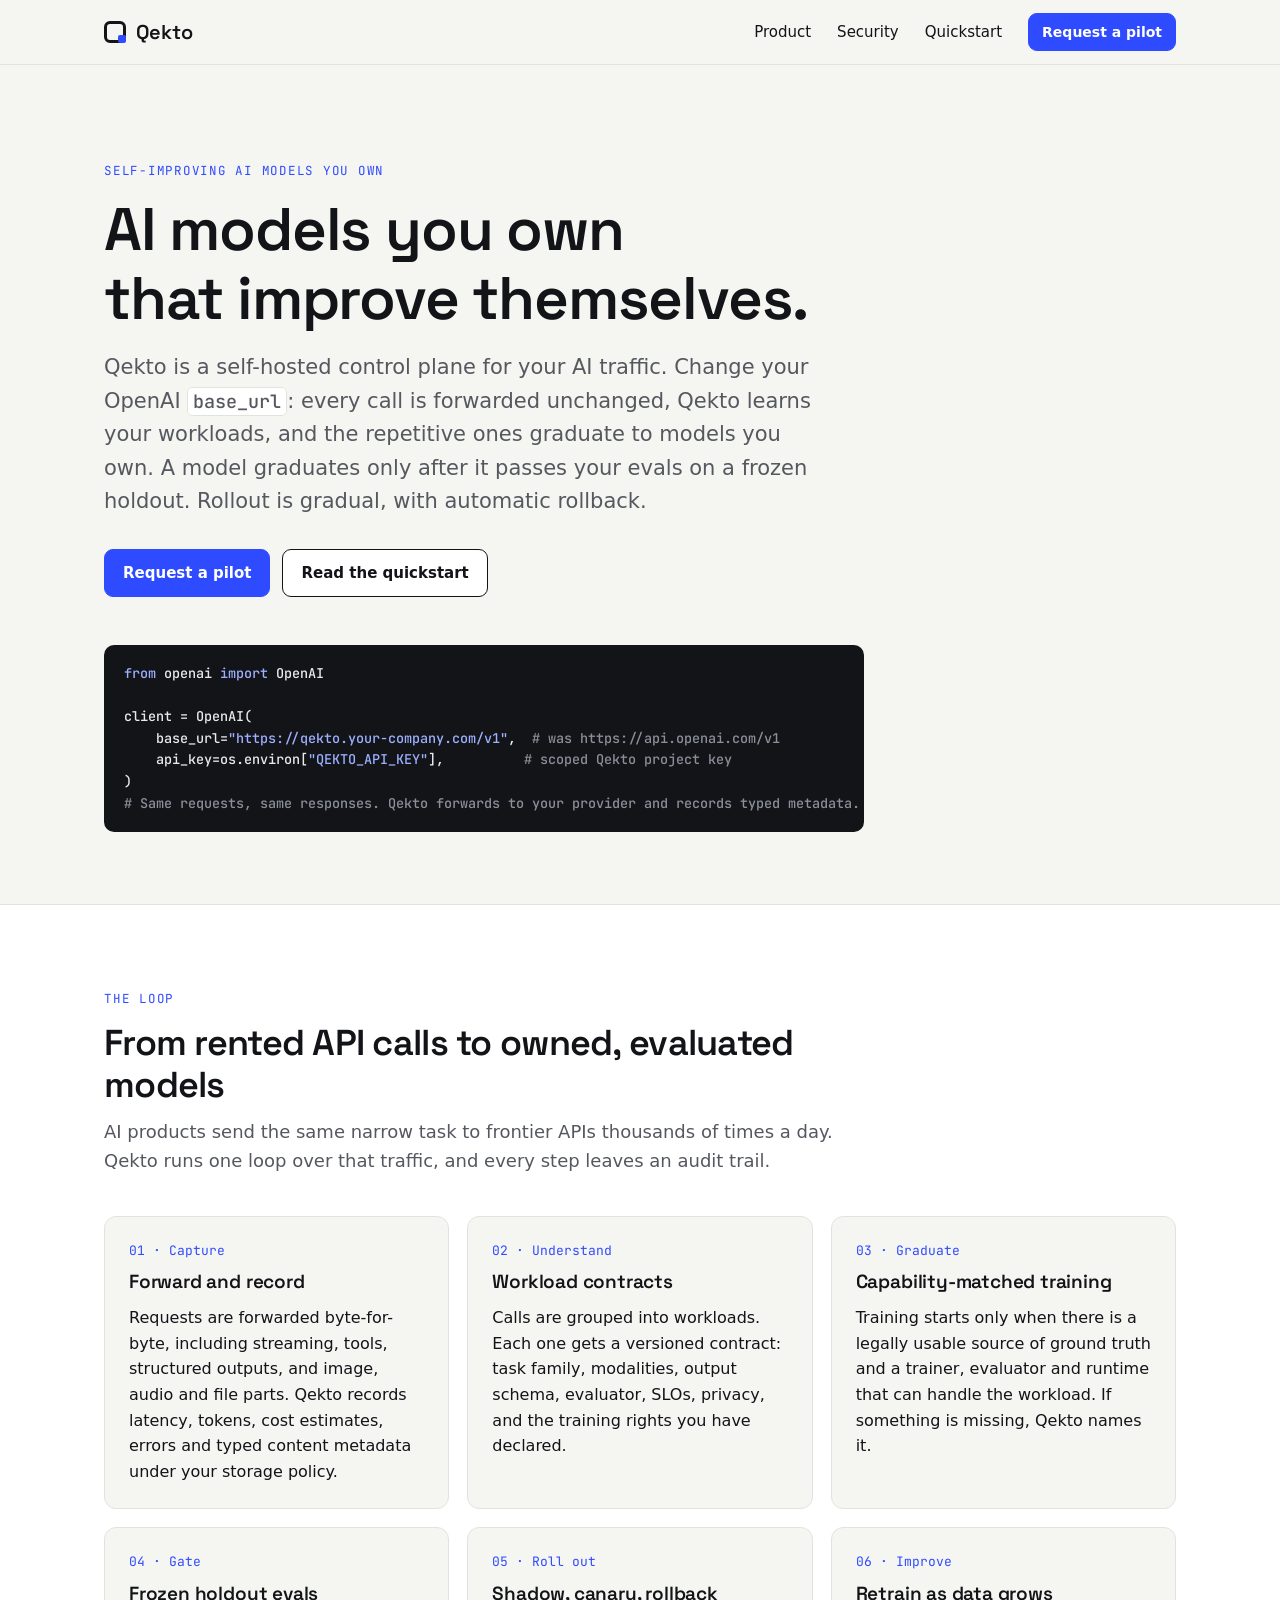
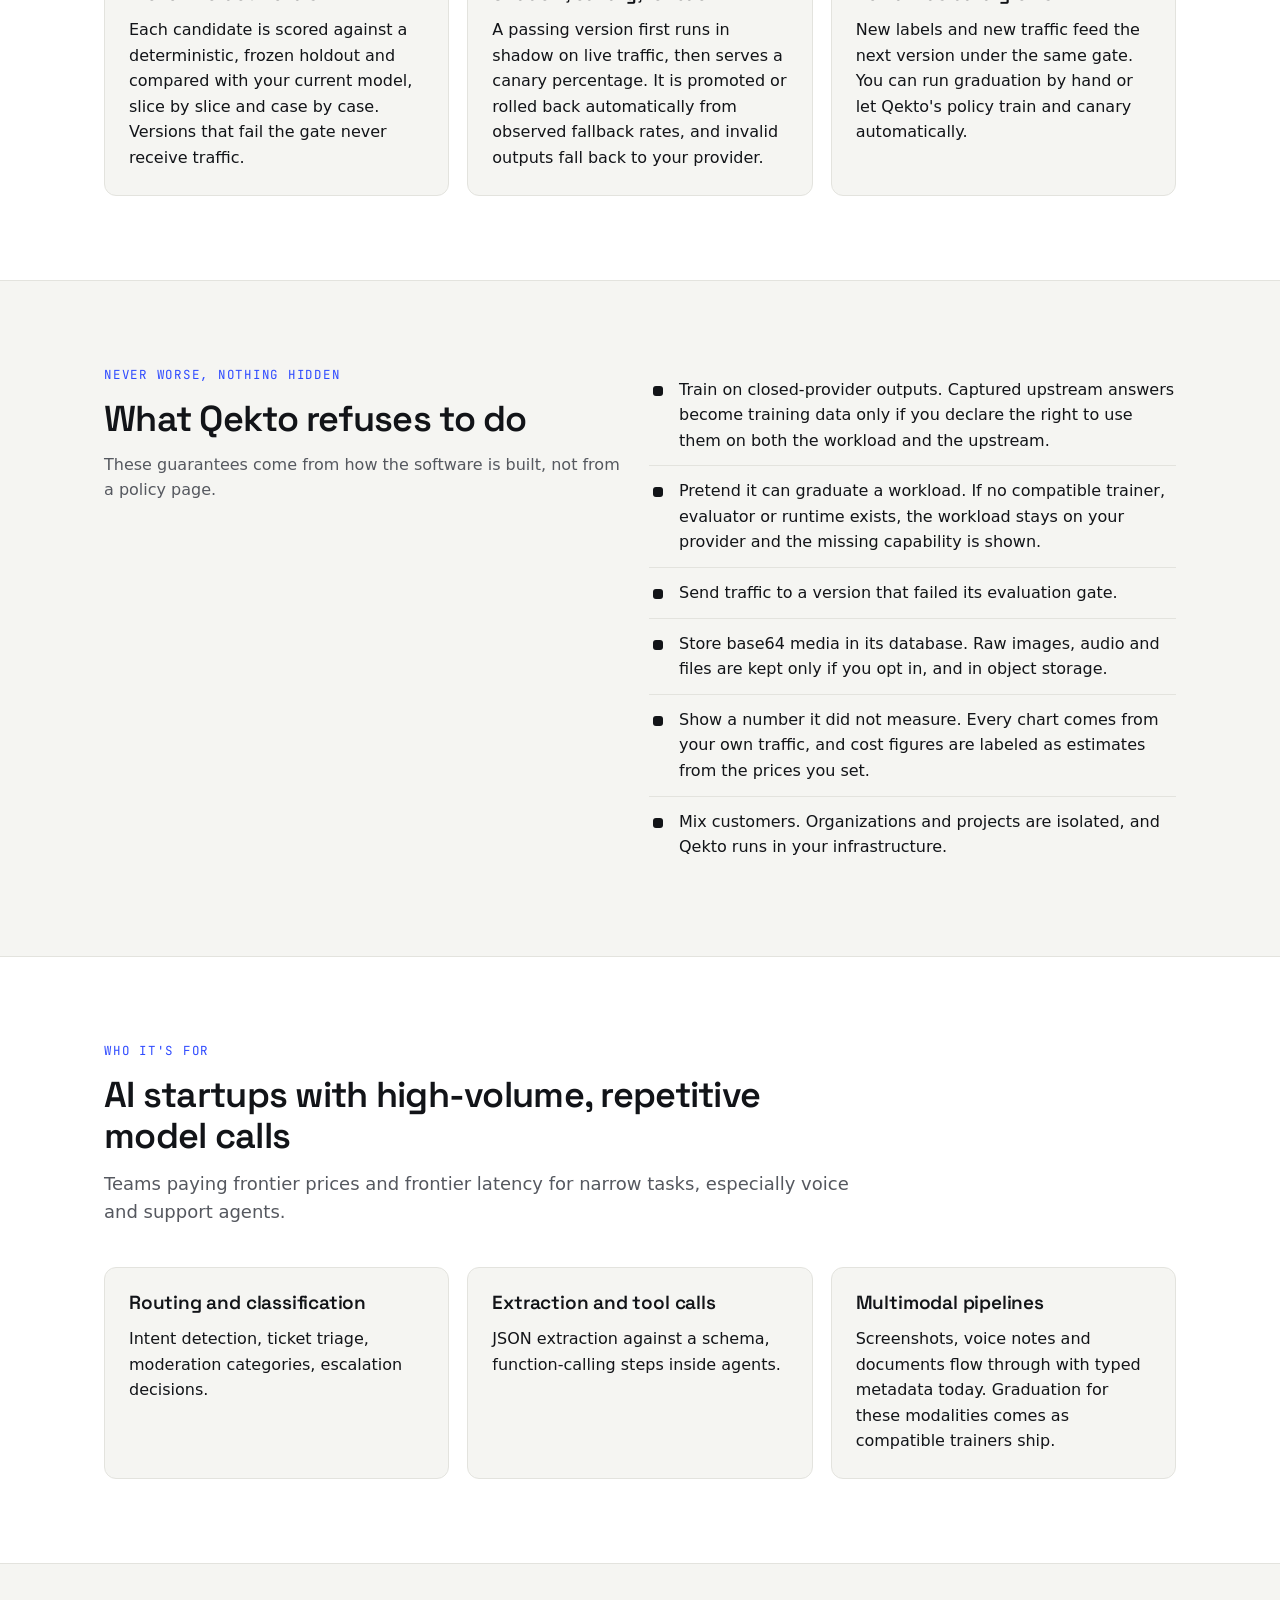
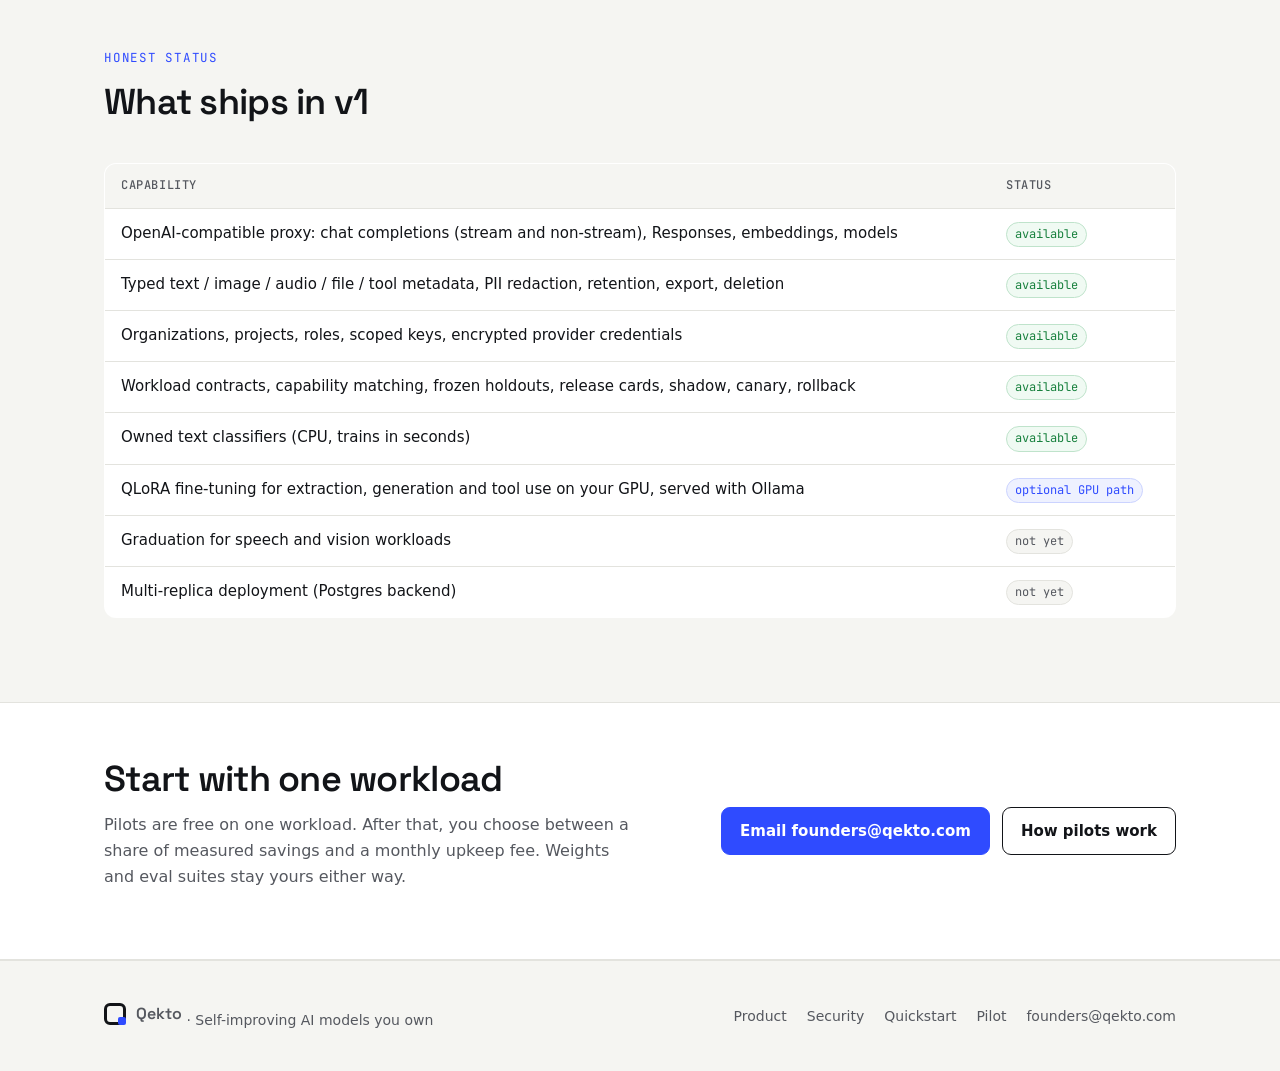
<file: index.html>
<!DOCTYPE html>
<html lang="en">
<head>
  <meta charset="utf-8">
  <meta name="viewport" content="width=device-width, initial-scale=1">
  <title>Qekto | AI models you own that improve themselves</title>
  <meta name="description" content="Qekto is a self-hosted control plane for your AI traffic. Change your OpenAI base_url; Qekto forwards every call unchanged, learns your workloads, and graduates repetitive ones to evaluated models you own.">
  <link rel="canonical" href="https://qekto.com/">
  <meta property="og:title" content="Qekto | AI models you own that improve themselves">
  <meta property="og:description" content="Self-hosted AI traffic control plane: capture, evaluate, and graduate repetitive workloads to models you own, with gates, canaries and rollback.">
  <meta property="og:url" content="https://qekto.com/">
  <meta property="og:type" content="website">
  <meta property="og:image" content="https://qekto.com/assets/favicon-512.png">
  <link rel="icon" href="/assets/favicon.svg" type="image/svg+xml">
  <link rel="icon" href="/assets/favicon-48.png" type="image/png" sizes="48x48">
  <link rel="apple-touch-icon" href="/assets/favicon-192.png">
  <link rel="preconnect" href="https://fonts.googleapis.com">
  <link rel="preconnect" href="https://fonts.gstatic.com" crossorigin>
  <link href="https://fonts.googleapis.com/css2?family=JetBrains+Mono:wght@500&family=Space+Grotesk:wght@600&display=swap" rel="stylesheet">
  <link rel="stylesheet" href="/styles.css">
  <script type="application/ld+json">{"@context":"https://schema.org","@type":"Organization","name":"Qekto","url":"https://qekto.com","logo":"https://qekto.com/assets/favicon-512.png","email":"founders@qekto.com"}</script>
</head>
<body>
<a class="skip" href="#main">Skip to content</a>
<header class="site-header">
  <div class="wrap">
    <a class="brand" href="/" aria-label="Qekto home"><span class="logo" aria-hidden="true"></span>Qekto</a>
    <nav class="nav" aria-label="Primary">
      <a href="/product" class="hide-sm">Product</a>
      <a href="/security" class="hide-sm">Security</a>
      <a href="/docs" class="hide-sm">Quickstart</a>
      <a class="btn sm primary" href="/pilot">Request a pilot</a>
    </nav>
  </div>
</header>

<main id="main">
  <section class="hero">
    <div class="wrap">
      <div class="eyebrow">Self-improving AI models you own</div>
      <h1>AI models you own<br>that improve themselves.</h1>
      <p class="lede">Qekto is a self-hosted control plane for your AI traffic. Change your OpenAI <code>base_url</code>:
        every call is forwarded unchanged, Qekto learns your workloads, and the repetitive ones graduate to models you own.
        A model graduates only after it passes your evals on a frozen holdout. Rollout is gradual, with automatic rollback.</p>
      <div class="cta-row">
        <a class="btn primary" href="/pilot">Request a pilot</a>
        <a class="btn" href="/docs">Read the quickstart</a>
      </div>
      <div class="snippet">
<pre><code><span class="k">from</span> openai <span class="k">import</span> OpenAI

client = OpenAI(
    base_url=<span class="k">"https://qekto.your-company.com/v1"</span>,  <span class="c"># was https://api.openai.com/v1</span>
    api_key=os.environ[<span class="k">"QEKTO_API_KEY"</span>],          <span class="c"># scoped Qekto project key</span>
)
<span class="c"># Same requests, same responses. Qekto forwards to your provider and records typed metadata.</span></code></pre>
      </div>
    </div>
  </section>

  <section class="alt">
    <div class="wrap">
      <div class="section-head">
        <div class="eyebrow">The loop</div>
        <h2>From rented API calls to owned, evaluated models</h2>
        <p>AI products send the same narrow task to frontier APIs thousands of times a day. Qekto runs one loop over that traffic, and every step leaves an audit trail.</p>
      </div>
      <div class="grid g3">
        <div class="card"><span class="step-n">01 · Capture</span><h3>Forward and record</h3><p>Requests are forwarded byte-for-byte, including streaming, tools, structured outputs, and image, audio and file parts. Qekto records latency, tokens, cost estimates, errors and typed content metadata under your storage policy.</p></div>
        <div class="card"><span class="step-n">02 · Understand</span><h3>Workload contracts</h3><p>Calls are grouped into workloads. Each one gets a versioned contract: task family, modalities, output schema, evaluator, SLOs, privacy, and the training rights you have declared.</p></div>
        <div class="card"><span class="step-n">03 · Graduate</span><h3>Capability-matched training</h3><p>Training starts only when there is a legally usable source of ground truth and a trainer, evaluator and runtime that can handle the workload. If something is missing, Qekto names it.</p></div>
        <div class="card"><span class="step-n">04 · Gate</span><h3>Frozen holdout evals</h3><p>Each candidate is scored against a deterministic, frozen holdout and compared with your current model, slice by slice and case by case. Versions that fail the gate never receive traffic.</p></div>
        <div class="card"><span class="step-n">05 · Roll out</span><h3>Shadow, canary, rollback</h3><p>A passing version first runs in shadow on live traffic, then serves a canary percentage. It is promoted or rolled back automatically from observed fallback rates, and invalid outputs fall back to your provider.</p></div>
        <div class="card"><span class="step-n">06 · Improve</span><h3>Retrain as data grows</h3><p>New labels and new traffic feed the next version under the same gate. You can run graduation by hand or let Qekto's policy train and canary automatically.</p></div>
      </div>
    </div>
  </section>

  <section>
    <div class="wrap grid g2 start">
      <div>
        <div class="eyebrow">Never worse, nothing hidden</div>
        <h2>What Qekto refuses to do</h2>
        <p class="muted">These guarantees come from how the software is built, not from a policy page.</p>
      </div>
      <ul class="list no">
        <li>Train on closed-provider outputs. Captured upstream answers become training data only if you declare the right to use them on both the workload and the upstream.</li>
        <li>Pretend it can graduate a workload. If no compatible trainer, evaluator or runtime exists, the workload stays on your provider and the missing capability is shown.</li>
        <li>Send traffic to a version that failed its evaluation gate.</li>
        <li>Store base64 media in its database. Raw images, audio and files are kept only if you opt in, and in object storage.</li>
        <li>Show a number it did not measure. Every chart comes from your own traffic, and cost figures are labeled as estimates from the prices you set.</li>
        <li>Mix customers. Organizations and projects are isolated, and Qekto runs in your infrastructure.</li>
      </ul>
    </div>
  </section>

  <section class="alt">
    <div class="wrap">
      <div class="section-head">
        <div class="eyebrow">Who it's for</div>
        <h2>AI startups with high-volume, repetitive model calls</h2>
        <p>Teams paying frontier prices and frontier latency for narrow tasks, especially voice and support agents.</p>
      </div>
      <div class="grid g3">
        <div class="card"><h3>Routing and classification</h3><p>Intent detection, ticket triage, moderation categories, escalation decisions.</p></div>
        <div class="card"><h3>Extraction and tool calls</h3><p>JSON extraction against a schema, function-calling steps inside agents.</p></div>
        <div class="card"><h3>Multimodal pipelines</h3><p>Screenshots, voice notes and documents flow through with typed metadata today. Graduation for these modalities comes as compatible trainers ship.</p></div>
      </div>
    </div>
  </section>

  <section>
    <div class="wrap">
      <div class="section-head">
        <div class="eyebrow">Honest status</div>
        <h2>What ships in v1</h2>
      </div>
      <table>
        <thead><tr><th>Capability</th><th>Status</th></tr></thead>
        <tbody>
          <tr><td>OpenAI-compatible proxy: chat completions (stream and non-stream), Responses, embeddings, models</td><td><span class="tag ok">available</span></td></tr>
          <tr><td>Typed text / image / audio / file / tool metadata, PII redaction, retention, export, deletion</td><td><span class="tag ok">available</span></td></tr>
          <tr><td>Organizations, projects, roles, scoped keys, encrypted provider credentials</td><td><span class="tag ok">available</span></td></tr>
          <tr><td>Workload contracts, capability matching, frozen holdouts, release cards, shadow, canary, rollback</td><td><span class="tag ok">available</span></td></tr>
          <tr><td>Owned text classifiers (CPU, trains in seconds)</td><td><span class="tag ok">available</span></td></tr>
          <tr><td>QLoRA fine-tuning for extraction, generation and tool use on your GPU, served with Ollama</td><td><span class="tag accent">optional GPU path</span></td></tr>
          <tr><td>Graduation for speech and vision workloads</td><td><span class="tag no">not yet</span></td></tr>
          <tr><td>Multi-replica deployment (Postgres backend)</td><td><span class="tag no">not yet</span></td></tr>
        </tbody>
      </table>
    </div>
  </section>

  <section class="alt tight">
    <div class="wrap grid g2 center">
      <div>
        <h2>Start with one workload</h2>
        <p class="muted">Pilots are free on one workload. After that, you choose between a share of measured savings and a monthly upkeep fee. Weights and eval suites stay yours either way.</p>
      </div>
      <div class="cta-row end">
        <a class="btn primary" href="mailto:founders@qekto.com?subject=Qekto%20pilot">Email founders@qekto.com</a>
        <a class="btn" href="/pilot">How pilots work</a>
      </div>
    </div>
  </section>
</main>

<footer class="site-footer">
  <div class="wrap">
    <div><a class="brand small" href="/"><span class="logo" aria-hidden="true"></span>Qekto</a> <span>· Self-improving AI models you own</span></div>
    <nav aria-label="Footer">
      <a href="/product">Product</a><a href="/security">Security</a><a href="/docs">Quickstart</a><a href="/pilot">Pilot</a>
      <a href="mailto:founders@qekto.com">founders@qekto.com</a>
    </nav>
  </div>
</footer>
</body>
</html>
</file>
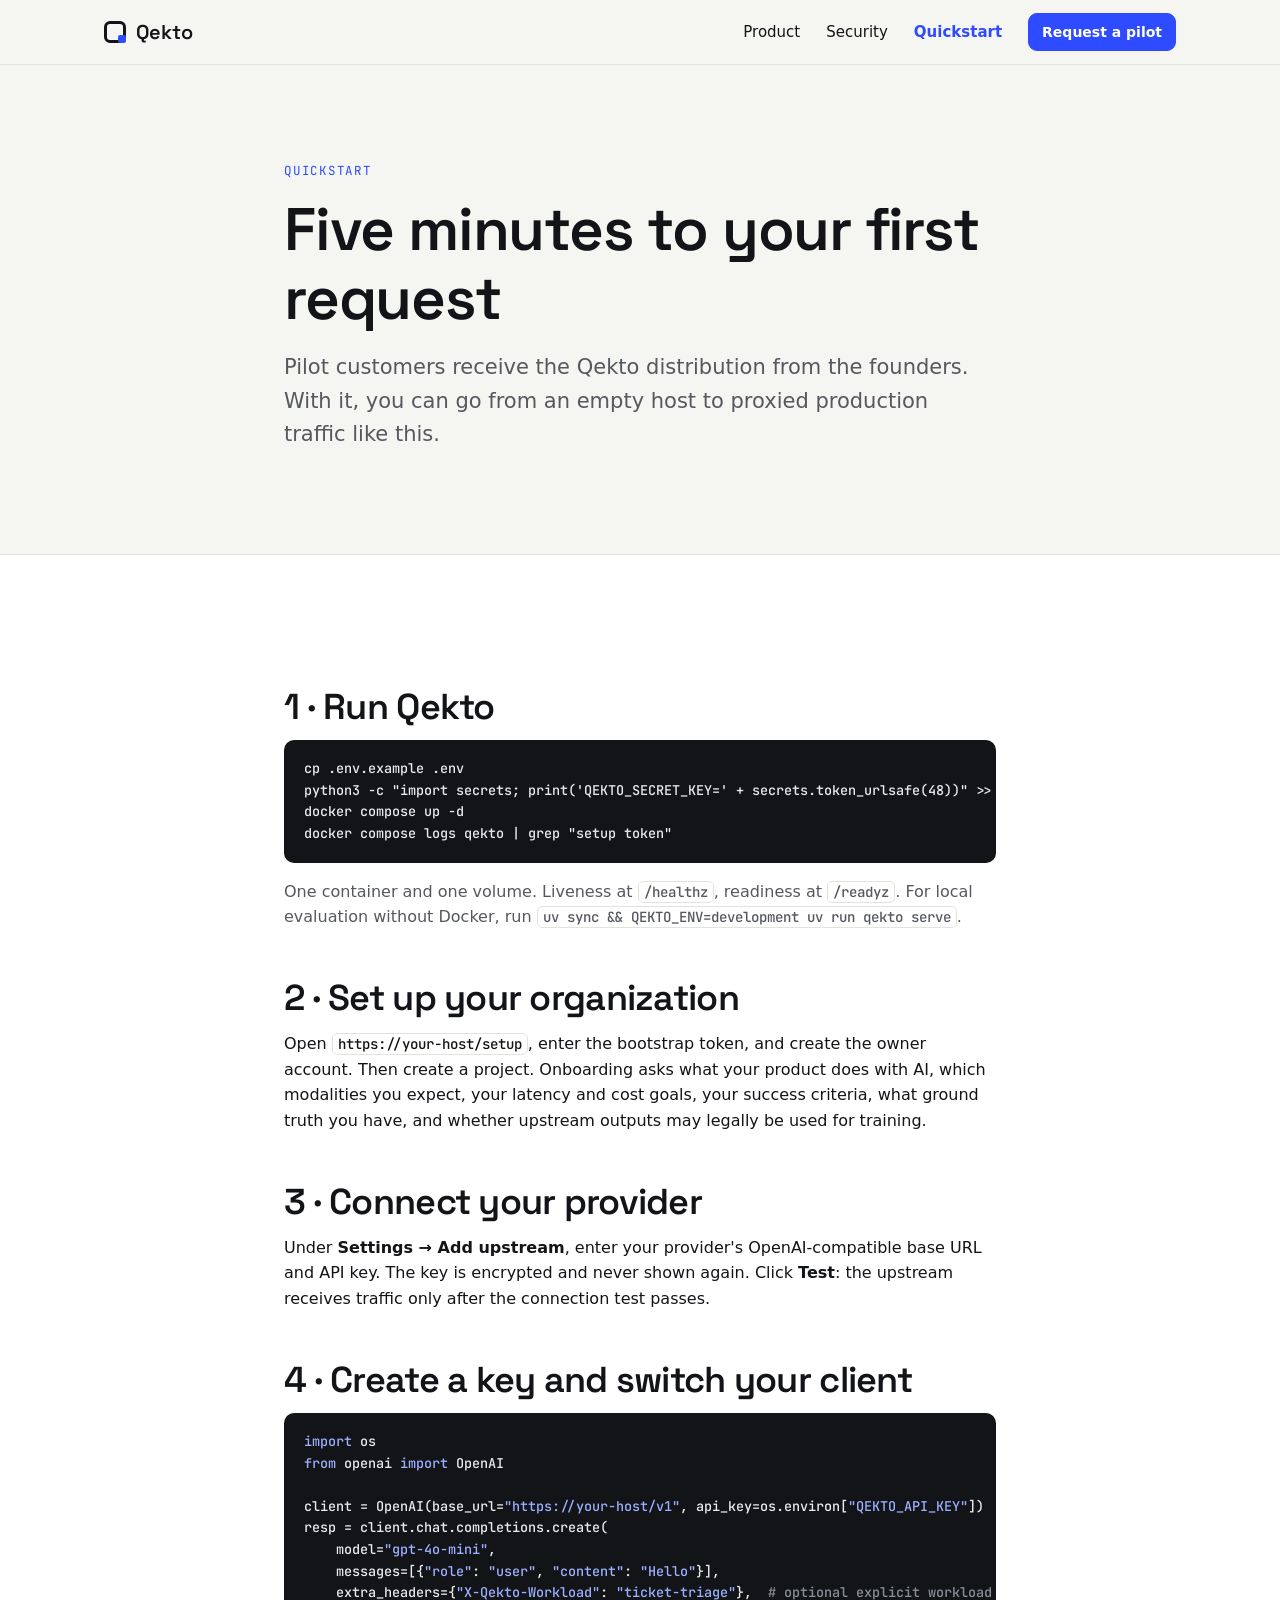
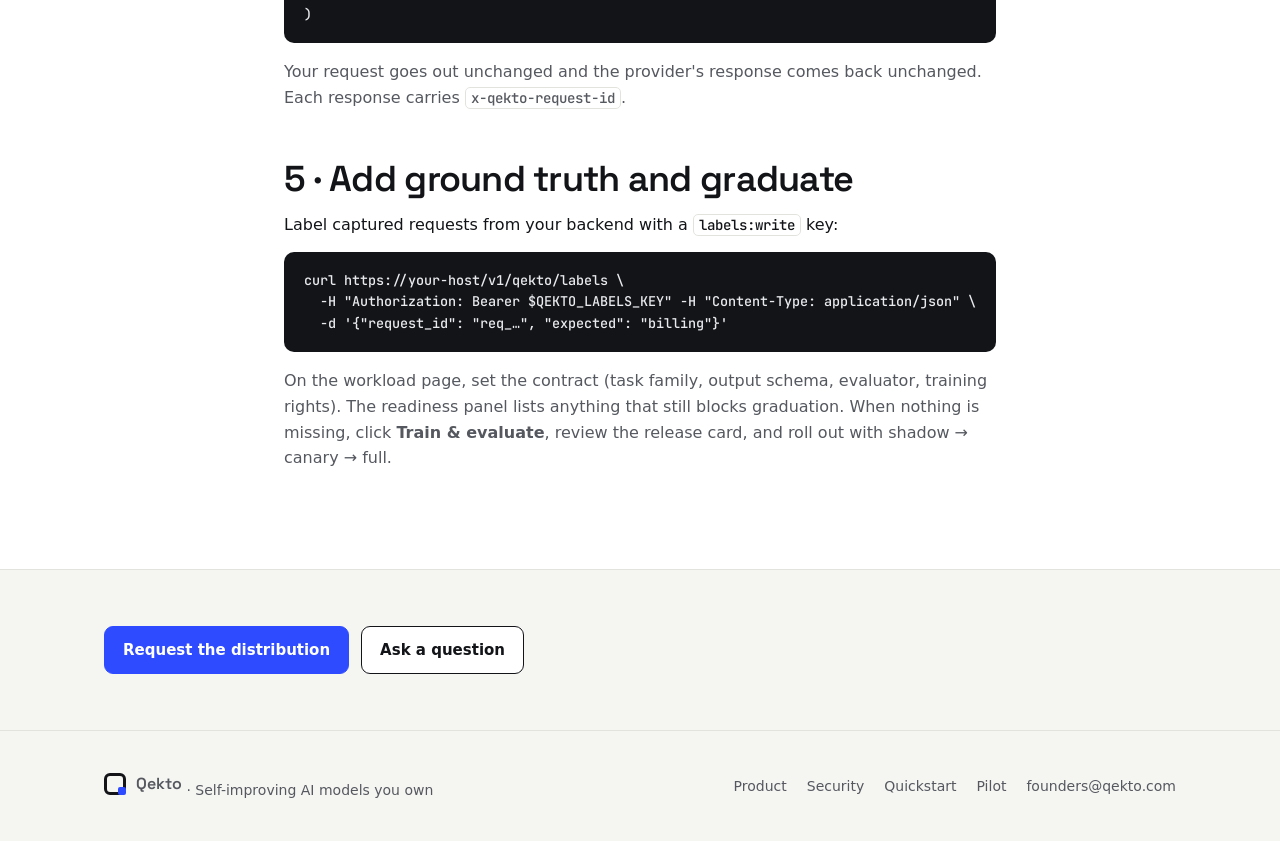
<file: docs.html>
<!DOCTYPE html>
<html lang="en">
<head>
  <meta charset="utf-8">
  <meta name="viewport" content="width=device-width, initial-scale=1">
  <title>Quickstart | Qekto</title>
  <meta name="description" content="Install Qekto with Docker Compose, connect your model provider, create a scoped key and route your first request in about five minutes.">
  <link rel="canonical" href="https://qekto.com/docs">
  <meta property="og:title" content="Quickstart | Qekto">
  <meta property="og:description" content="From docker compose up to your first proxied request.">
  <meta property="og:url" content="https://qekto.com/docs">
  <meta property="og:type" content="website">
  <link rel="icon" href="/assets/favicon.svg" type="image/svg+xml">
  <link rel="icon" href="/assets/favicon-48.png" type="image/png" sizes="48x48">
  <link rel="apple-touch-icon" href="/assets/favicon-192.png">
  <link rel="preconnect" href="https://fonts.googleapis.com">
  <link rel="preconnect" href="https://fonts.gstatic.com" crossorigin>
  <link href="https://fonts.googleapis.com/css2?family=JetBrains+Mono:wght@500&family=Space+Grotesk:wght@600&display=swap" rel="stylesheet">
  <link rel="stylesheet" href="/styles.css">
</head>
<body>
<a class="skip" href="#main">Skip to content</a>
<header class="site-header">
  <div class="wrap">
    <a class="brand" href="/" aria-label="Qekto home"><span class="logo" aria-hidden="true"></span>Qekto</a>
    <nav class="nav" aria-label="Primary">
      <a href="/product" class="hide-sm">Product</a>
      <a href="/security" class="hide-sm">Security</a>
      <a href="/docs" class="hide-sm" aria-current="page">Quickstart</a>
      <a class="btn sm primary" href="/pilot">Request a pilot</a>
    </nav>
  </div>
</header>

<main id="main">
  <section class="hero">
    <div class="wrap prose">
      <div class="eyebrow">Quickstart</div>
      <h1>Five minutes to your first request</h1>
      <p class="lede">Pilot customers receive the Qekto distribution from the founders. With it, you can go from an empty host to proxied production traffic like this.</p>
    </div>
  </section>

  <section class="alt">
    <div class="wrap prose">
      <h2>1 · Run Qekto</h2>
<pre><code>cp .env.example .env
python3 -c "import secrets; print('QEKTO_SECRET_KEY=' + secrets.token_urlsafe(48))" &gt;&gt; .env
docker compose up -d
docker compose logs qekto | grep "setup token"</code></pre>
      <p class="muted mt">One container and one volume. Liveness at <code>/healthz</code>, readiness at <code>/readyz</code>. For local evaluation without Docker, run <code>uv sync &amp;&amp; QEKTO_ENV=development uv run qekto serve</code>.</p>

      <h2>2 · Set up your organization</h2>
      <p>Open <code>https://your-host/setup</code>, enter the bootstrap token, and create the owner account. Then create a project. Onboarding asks what your product does with AI, which modalities you expect, your latency and cost goals, your success criteria, what ground truth you have, and whether upstream outputs may legally be used for training.</p>

      <h2>3 · Connect your provider</h2>
      <p>Under <strong>Settings → Add upstream</strong>, enter your provider's OpenAI-compatible base URL and API key. The key is encrypted and never shown again. Click <strong>Test</strong>: the upstream receives traffic only after the connection test passes.</p>

      <h2>4 · Create a key and switch your client</h2>
<pre><code><span class="k">import</span> os
<span class="k">from</span> openai <span class="k">import</span> OpenAI

client = OpenAI(base_url=<span class="k">"https://your-host/v1"</span>, api_key=os.environ[<span class="k">"QEKTO_API_KEY"</span>])
resp = client.chat.completions.create(
    model=<span class="k">"gpt-4o-mini"</span>,
    messages=[{<span class="k">"role"</span>: <span class="k">"user"</span>, <span class="k">"content"</span>: <span class="k">"Hello"</span>}],
    extra_headers={<span class="k">"X-Qekto-Workload"</span>: <span class="k">"ticket-triage"</span>},  <span class="c"># optional explicit workload name</span>
)</code></pre>
      <p class="muted mt">Your request goes out unchanged and the provider's response comes back unchanged. Each response carries <code>x-qekto-request-id</code>.</p>

      <h2>5 · Add ground truth and graduate</h2>
      <p>Label captured requests from your backend with a <code>labels:write</code> key:</p>
<pre><code>curl https://your-host/v1/qekto/labels \
  -H "Authorization: Bearer $QEKTO_LABELS_KEY" -H "Content-Type: application/json" \
  -d '{"request_id": "req_…", "expected": "billing"}'</code></pre>
      <p class="muted mt">On the workload page, set the contract (task family, output schema, evaluator, training rights). The readiness panel lists anything that still blocks graduation. When nothing is missing, click <strong>Train &amp; evaluate</strong>, review the release card, and roll out with shadow → canary → full.</p>
    </div>
  </section>

  <section class="tight">
    <div class="wrap cta-row">
      <a class="btn primary" href="/pilot">Request the distribution</a>
      <a class="btn" href="mailto:founders@qekto.com?subject=Qekto%20quickstart%20question">Ask a question</a>
    </div>
  </section>
</main>

<footer class="site-footer">
  <div class="wrap">
    <div><a class="brand small" href="/"><span class="logo" aria-hidden="true"></span>Qekto</a> <span>· Self-improving AI models you own</span></div>
    <nav aria-label="Footer">
      <a href="/product">Product</a><a href="/security">Security</a><a href="/docs">Quickstart</a><a href="/pilot">Pilot</a>
      <a href="mailto:founders@qekto.com">founders@qekto.com</a>
    </nav>
  </div>
</footer>
</body>
</html>
</file>
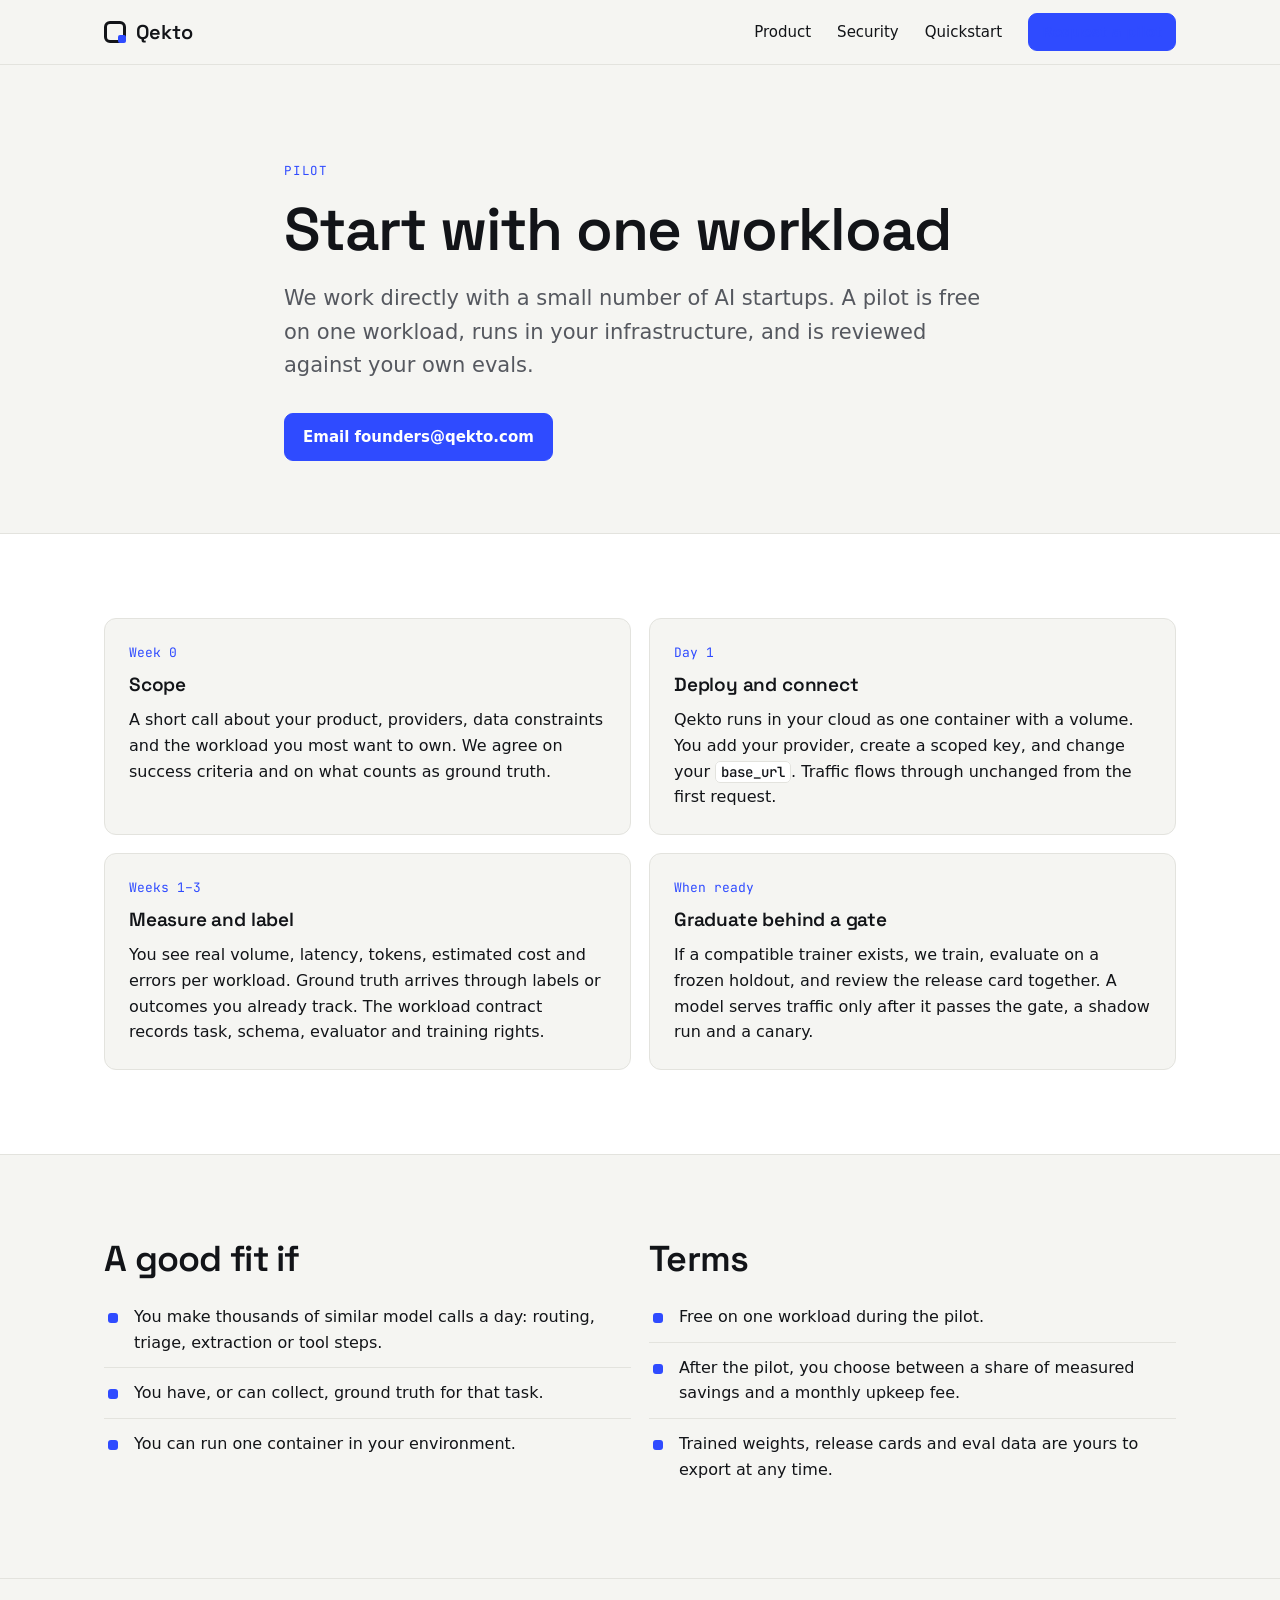
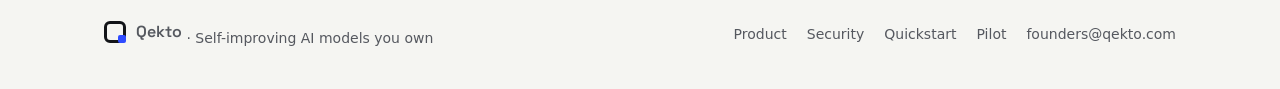
<file: pilot.html>
<!DOCTYPE html>
<html lang="en">
<head>
  <meta charset="utf-8">
  <meta name="viewport" content="width=device-width, initial-scale=1">
  <title>Request a pilot | Qekto</title>
  <meta name="description" content="How a Qekto pilot works: deploy in your infrastructure, connect one workload, review real traffic and evals with the founders. Free on one workload.">
  <link rel="canonical" href="https://qekto.com/pilot">
  <meta property="og:title" content="Request a pilot | Qekto">
  <meta property="og:description" content="Free pilot on one workload, deployed in your infrastructure.">
  <meta property="og:url" content="https://qekto.com/pilot">
  <meta property="og:type" content="website">
  <link rel="icon" href="/assets/favicon.svg" type="image/svg+xml">
  <link rel="icon" href="/assets/favicon-48.png" type="image/png" sizes="48x48">
  <link rel="apple-touch-icon" href="/assets/favicon-192.png">
  <link rel="preconnect" href="https://fonts.googleapis.com">
  <link rel="preconnect" href="https://fonts.gstatic.com" crossorigin>
  <link href="https://fonts.googleapis.com/css2?family=JetBrains+Mono:wght@500&family=Space+Grotesk:wght@600&display=swap" rel="stylesheet">
  <link rel="stylesheet" href="/styles.css">
</head>
<body>
<a class="skip" href="#main">Skip to content</a>
<header class="site-header">
  <div class="wrap">
    <a class="brand" href="/" aria-label="Qekto home"><span class="logo" aria-hidden="true"></span>Qekto</a>
    <nav class="nav" aria-label="Primary">
      <a href="/product" class="hide-sm">Product</a>
      <a href="/security" class="hide-sm">Security</a>
      <a href="/docs" class="hide-sm">Quickstart</a>
      <a class="btn sm primary" href="/pilot" aria-current="page">Request a pilot</a>
    </nav>
  </div>
</header>

<main id="main">
  <section class="hero">
    <div class="wrap prose">
      <div class="eyebrow">Pilot</div>
      <h1>Start with one workload</h1>
      <p class="lede">We work directly with a small number of AI startups. A pilot is free on one workload, runs in your
        infrastructure, and is reviewed against your own evals.</p>
      <div class="cta-row">
        <a class="btn primary" href="mailto:founders@qekto.com?subject=Qekto%20pilot&amp;body=Company%3A%0AWhat%20your%20product%20does%20with%20AI%3A%0AProviders%20and%20models%20today%3A%0ARough%20daily%20request%20volume%3A%0AModalities%20(text%2C%20image%2C%20audio%2C%20files)%3A%0AGround%20truth%20you%20have%20(labels%2C%20outcomes)%3A">Email founders@qekto.com</a>
      </div>
    </div>
  </section>

  <section class="alt">
    <div class="wrap">
      <div class="grid g2">
        <div class="card"><span class="step-n">Week 0</span><h3>Scope</h3><p>A short call about your product, providers, data constraints and the workload you most want to own. We agree on success criteria and on what counts as ground truth.</p></div>
        <div class="card"><span class="step-n">Day 1</span><h3>Deploy and connect</h3><p>Qekto runs in your cloud as one container with a volume. You add your provider, create a scoped key, and change your <code>base_url</code>. Traffic flows through unchanged from the first request.</p></div>
        <div class="card"><span class="step-n">Weeks 1–3</span><h3>Measure and label</h3><p>You see real volume, latency, tokens, estimated cost and errors per workload. Ground truth arrives through labels or outcomes you already track. The workload contract records task, schema, evaluator and training rights.</p></div>
        <div class="card"><span class="step-n">When ready</span><h3>Graduate behind a gate</h3><p>If a compatible trainer exists, we train, evaluate on a frozen holdout, and review the release card together. A model serves traffic only after it passes the gate, a shadow run and a canary.</p></div>
      </div>
    </div>
  </section>

  <section>
    <div class="wrap grid g2 start">
      <div>
        <h2>A good fit if</h2>
        <ul class="list">
          <li>You make thousands of similar model calls a day: routing, triage, extraction or tool steps.</li>
          <li>You have, or can collect, ground truth for that task.</li>
          <li>You can run one container in your environment.</li>
        </ul>
      </div>
      <div>
        <h2>Terms</h2>
        <ul class="list">
          <li>Free on one workload during the pilot.</li>
          <li>After the pilot, you choose between a share of measured savings and a monthly upkeep fee.</li>
          <li>Trained weights, release cards and eval data are yours to export at any time.</li>
        </ul>
      </div>
    </div>
  </section>
</main>

<footer class="site-footer">
  <div class="wrap">
    <div><a class="brand small" href="/"><span class="logo" aria-hidden="true"></span>Qekto</a> <span>· Self-improving AI models you own</span></div>
    <nav aria-label="Footer">
      <a href="/product">Product</a><a href="/security">Security</a><a href="/docs">Quickstart</a><a href="/pilot">Pilot</a>
      <a href="mailto:founders@qekto.com">founders@qekto.com</a>
    </nav>
  </div>
</footer>
</body>
</html>
</file>
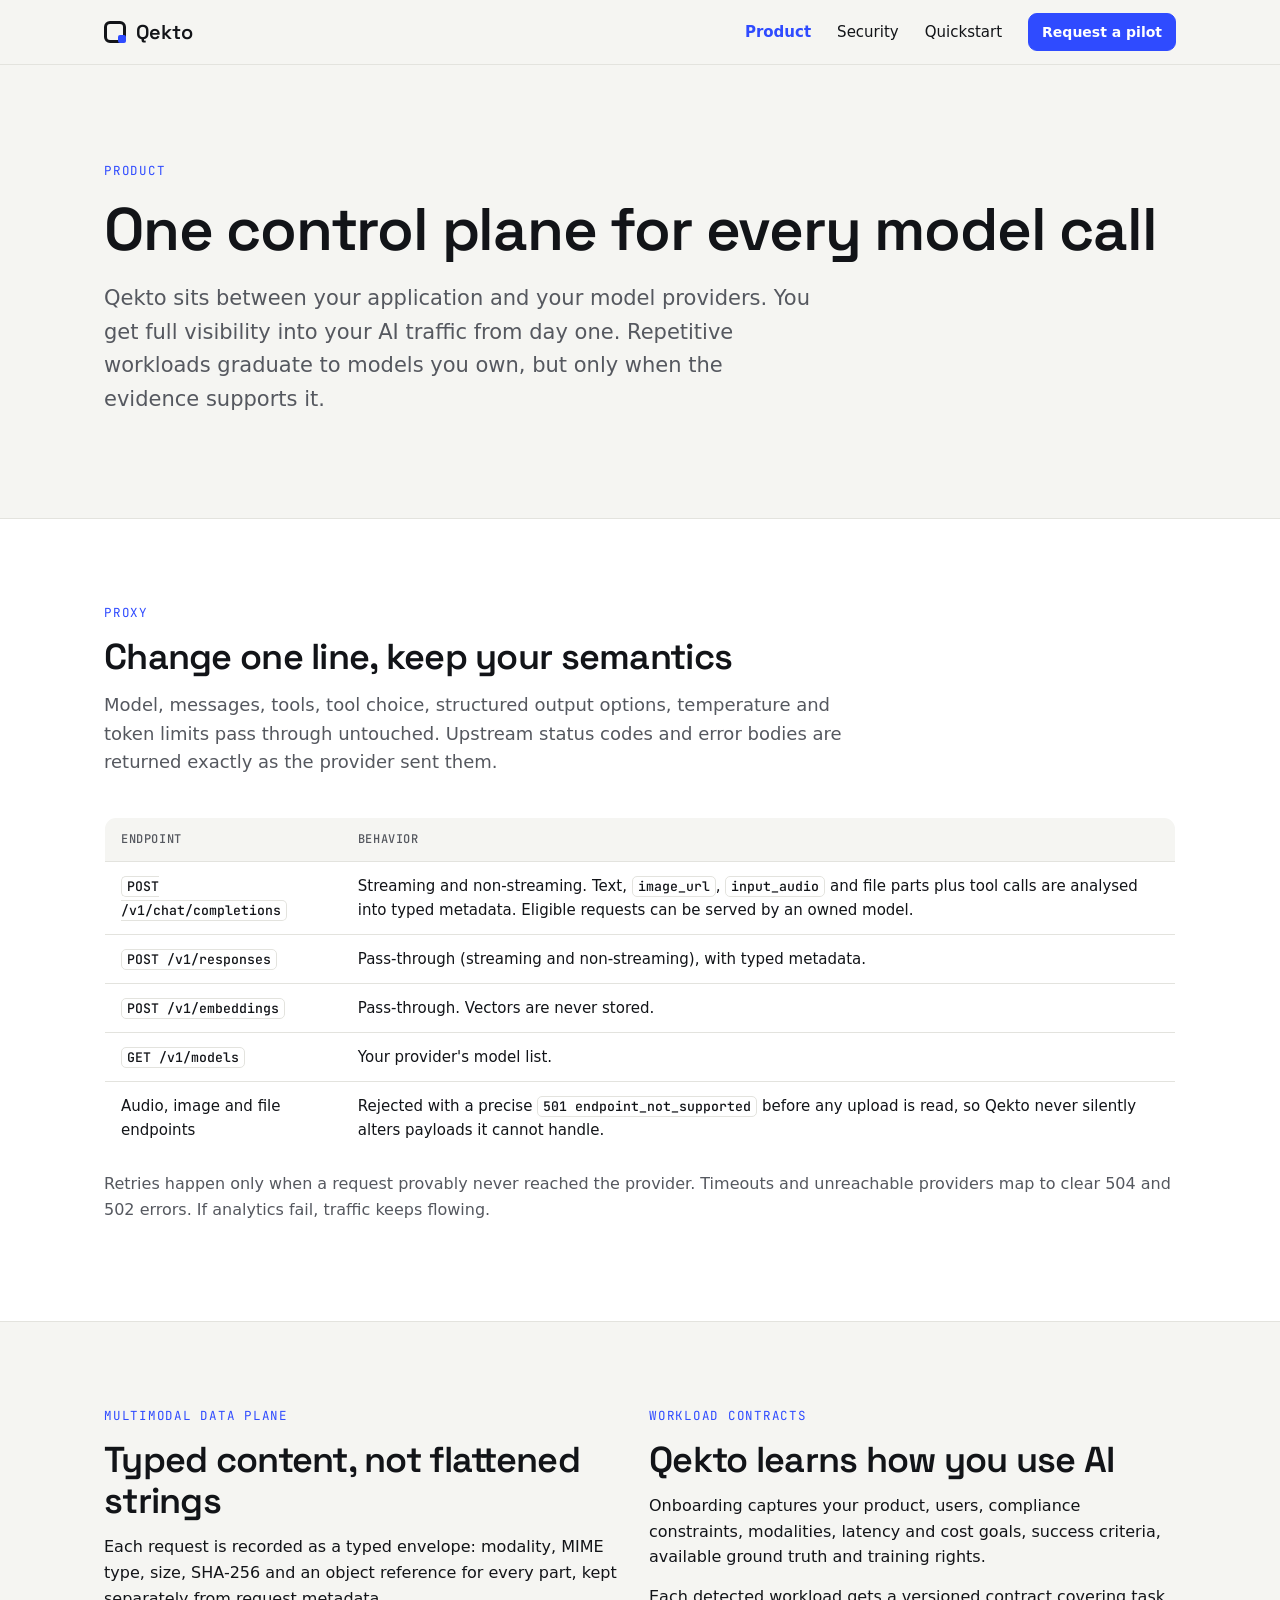
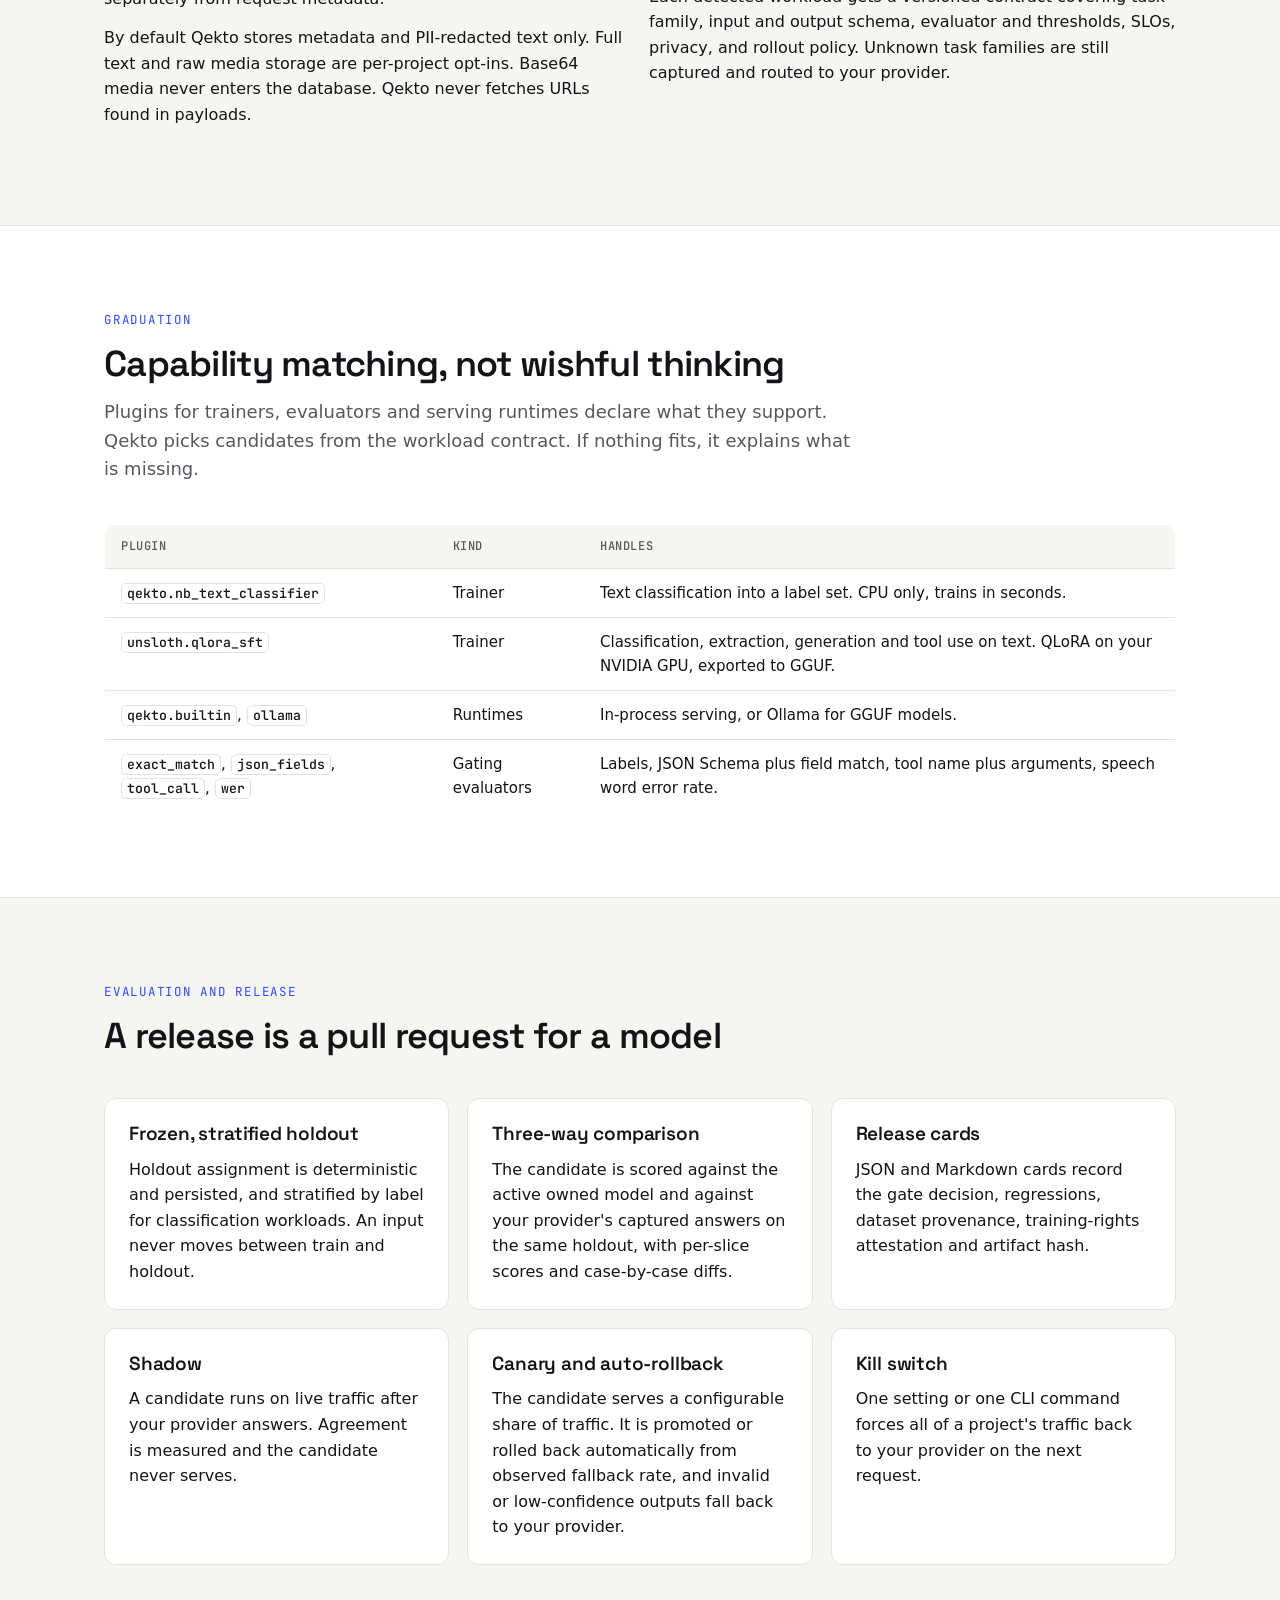
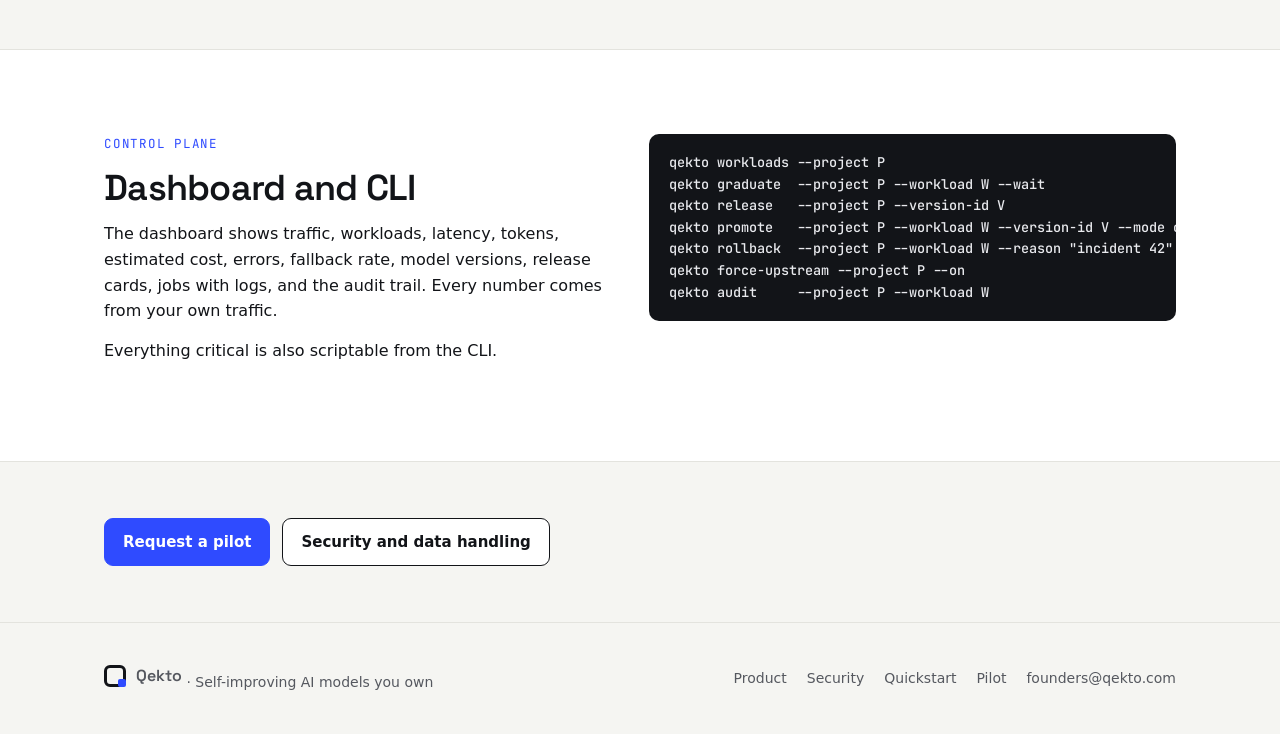
<file: product.html>
<!DOCTYPE html>
<html lang="en">
<head>
  <meta charset="utf-8">
  <meta name="viewport" content="width=device-width, initial-scale=1">
  <title>Product | Qekto</title>
  <meta name="description" content="How Qekto works: OpenAI-compatible proxy, typed multimodal data plane, workload contracts, capability-matched graduation, frozen-holdout gates, release cards, shadow and canary rollout.">
  <link rel="canonical" href="https://qekto.com/product">
  <meta property="og:title" content="Product | Qekto">
  <meta property="og:description" content="Proxy, workload contracts, evaluation gates and safe rollout for models you own.">
  <meta property="og:url" content="https://qekto.com/product">
  <meta property="og:type" content="website">
  <link rel="icon" href="/assets/favicon.svg" type="image/svg+xml">
  <link rel="icon" href="/assets/favicon-48.png" type="image/png" sizes="48x48">
  <link rel="apple-touch-icon" href="/assets/favicon-192.png">
  <link rel="preconnect" href="https://fonts.googleapis.com">
  <link rel="preconnect" href="https://fonts.gstatic.com" crossorigin>
  <link href="https://fonts.googleapis.com/css2?family=JetBrains+Mono:wght@500&family=Space+Grotesk:wght@600&display=swap" rel="stylesheet">
  <link rel="stylesheet" href="/styles.css">
</head>
<body>
<a class="skip" href="#main">Skip to content</a>
<header class="site-header">
  <div class="wrap">
    <a class="brand" href="/" aria-label="Qekto home"><span class="logo" aria-hidden="true"></span>Qekto</a>
    <nav class="nav" aria-label="Primary">
      <a href="/product" class="hide-sm" aria-current="page">Product</a>
      <a href="/security" class="hide-sm">Security</a>
      <a href="/docs" class="hide-sm">Quickstart</a>
      <a class="btn sm primary" href="/pilot">Request a pilot</a>
    </nav>
  </div>
</header>

<main id="main">
  <section class="hero">
    <div class="wrap">
      <div class="eyebrow">Product</div>
      <h1>One control plane for every model call</h1>
      <p class="lede">Qekto sits between your application and your model providers. You get full visibility into your
        AI traffic from day one. Repetitive workloads graduate to models you own, but only when the evidence supports it.</p>
    </div>
  </section>

  <section class="alt">
    <div class="wrap">
      <div class="section-head"><div class="eyebrow">Proxy</div><h2>Change one line, keep your semantics</h2>
        <p>Model, messages, tools, tool choice, structured output options, temperature and token limits pass through untouched. Upstream status codes and error bodies are returned exactly as the provider sent them.</p></div>
      <table>
        <thead><tr><th>Endpoint</th><th>Behavior</th></tr></thead>
        <tbody>
          <tr><td><code>POST /v1/chat/completions</code></td><td>Streaming and non-streaming. Text, <code>image_url</code>, <code>input_audio</code> and file parts plus tool calls are analysed into typed metadata. Eligible requests can be served by an owned model.</td></tr>
          <tr><td><code>POST /v1/responses</code></td><td>Pass-through (streaming and non-streaming), with typed metadata.</td></tr>
          <tr><td><code>POST /v1/embeddings</code></td><td>Pass-through. Vectors are never stored.</td></tr>
          <tr><td><code>GET /v1/models</code></td><td>Your provider's model list.</td></tr>
          <tr><td>Audio, image and file endpoints</td><td>Rejected with a precise <code>501 endpoint_not_supported</code> before any upload is read, so Qekto never silently alters payloads it cannot handle.</td></tr>
        </tbody>
      </table>
      <p class="muted mt">Retries happen only when a request provably never reached the provider. Timeouts and unreachable providers map to clear 504 and 502 errors. If analytics fail, traffic keeps flowing.</p>
    </div>
  </section>

  <section>
    <div class="wrap grid g2 start">
      <div>
        <div class="eyebrow">Multimodal data plane</div>
        <h2>Typed content, not flattened strings</h2>
        <p>Each request is recorded as a typed envelope: modality, MIME type, size, SHA-256 and an object reference for every part, kept separately from request metadata.</p>
        <p>By default Qekto stores metadata and PII-redacted text only. Full text and raw media storage are per-project opt-ins. Base64 media never enters the database. Qekto never fetches URLs found in payloads.</p>
      </div>
      <div>
        <div class="eyebrow">Workload contracts</div>
        <h2>Qekto learns how you use AI</h2>
        <p>Onboarding captures your product, users, compliance constraints, modalities, latency and cost goals, success criteria, available ground truth and training rights.</p>
        <p>Each detected workload gets a versioned contract covering task family, input and output schema, evaluator and thresholds, SLOs, privacy, and rollout policy. Unknown task families are still captured and routed to your provider.</p>
      </div>
    </div>
  </section>

  <section class="alt">
    <div class="wrap">
      <div class="section-head"><div class="eyebrow">Graduation</div><h2>Capability matching, not wishful thinking</h2>
        <p>Plugins for trainers, evaluators and serving runtimes declare what they support. Qekto picks candidates from the workload contract. If nothing fits, it explains what is missing.</p></div>
      <table>
        <thead><tr><th>Plugin</th><th>Kind</th><th>Handles</th></tr></thead>
        <tbody>
          <tr><td><code>qekto.nb_text_classifier</code></td><td>Trainer</td><td>Text classification into a label set. CPU only, trains in seconds.</td></tr>
          <tr><td><code>unsloth.qlora_sft</code></td><td>Trainer</td><td>Classification, extraction, generation and tool use on text. QLoRA on your NVIDIA GPU, exported to GGUF.</td></tr>
          <tr><td><code>qekto.builtin</code>, <code>ollama</code></td><td>Runtimes</td><td>In-process serving, or Ollama for GGUF models.</td></tr>
          <tr><td><code>exact_match</code>, <code>json_fields</code>, <code>tool_call</code>, <code>wer</code></td><td>Gating evaluators</td><td>Labels, JSON Schema plus field match, tool name plus arguments, speech word error rate.</td></tr>
        </tbody>
      </table>
    </div>
  </section>

  <section>
    <div class="wrap">
      <div class="section-head"><div class="eyebrow">Evaluation and release</div><h2>A release is a pull request for a model</h2></div>
      <div class="grid g3">
        <div class="card"><h3>Frozen, stratified holdout</h3><p>Holdout assignment is deterministic and persisted, and stratified by label for classification workloads. An input never moves between train and holdout.</p></div>
        <div class="card"><h3>Three-way comparison</h3><p>The candidate is scored against the active owned model and against your provider's captured answers on the same holdout, with per-slice scores and case-by-case diffs.</p></div>
        <div class="card"><h3>Release cards</h3><p>JSON and Markdown cards record the gate decision, regressions, dataset provenance, training-rights attestation and artifact hash.</p></div>
        <div class="card"><h3>Shadow</h3><p>A candidate runs on live traffic after your provider answers. Agreement is measured and the candidate never serves.</p></div>
        <div class="card"><h3>Canary and auto-rollback</h3><p>The candidate serves a configurable share of traffic. It is promoted or rolled back automatically from observed fallback rate, and invalid or low-confidence outputs fall back to your provider.</p></div>
        <div class="card"><h3>Kill switch</h3><p>One setting or one CLI command forces all of a project's traffic back to your provider on the next request.</p></div>
      </div>
    </div>
  </section>

  <section class="alt">
    <div class="wrap grid g2 start">
      <div>
        <div class="eyebrow">Control plane</div>
        <h2>Dashboard and CLI</h2>
        <p>The dashboard shows traffic, workloads, latency, tokens, estimated cost, errors, fallback rate, model versions, release cards, jobs with logs, and the audit trail. Every number comes from your own traffic.</p>
        <p>Everything critical is also scriptable from the CLI.</p>
      </div>
<pre><code>qekto workloads --project P
qekto graduate  --project P --workload W --wait
qekto release   --project P --version-id V
qekto promote   --project P --workload W --version-id V --mode canary
qekto rollback  --project P --workload W --reason "incident 42"
qekto force-upstream --project P --on
qekto audit     --project P --workload W</code></pre>
    </div>
  </section>

  <section class="tight">
    <div class="wrap cta-row">
      <a class="btn primary" href="/pilot">Request a pilot</a>
      <a class="btn" href="/security">Security and data handling</a>
    </div>
  </section>
</main>

<footer class="site-footer">
  <div class="wrap">
    <div><a class="brand small" href="/"><span class="logo" aria-hidden="true"></span>Qekto</a> <span>· Self-improving AI models you own</span></div>
    <nav aria-label="Footer">
      <a href="/product">Product</a><a href="/security">Security</a><a href="/docs">Quickstart</a><a href="/pilot">Pilot</a>
      <a href="mailto:founders@qekto.com">founders@qekto.com</a>
    </nav>
  </div>
</footer>
</body>
</html>
</file>
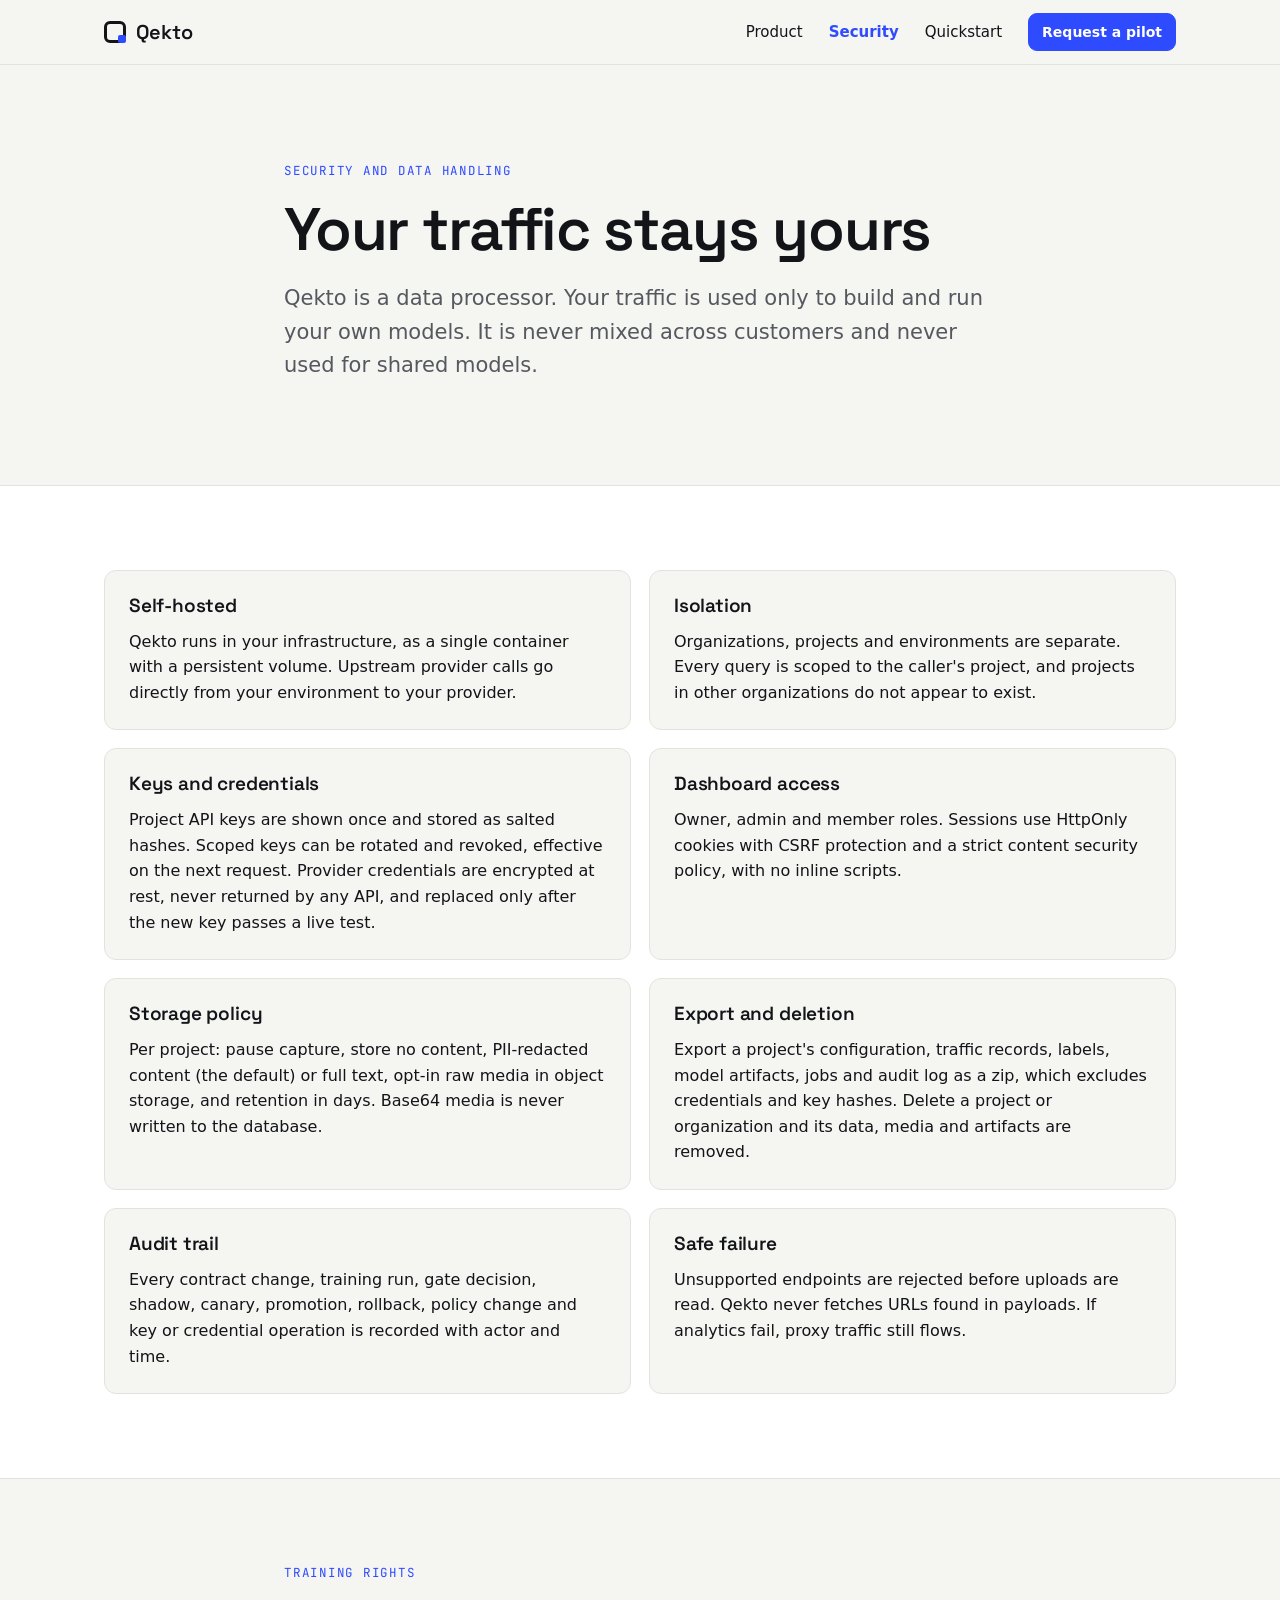
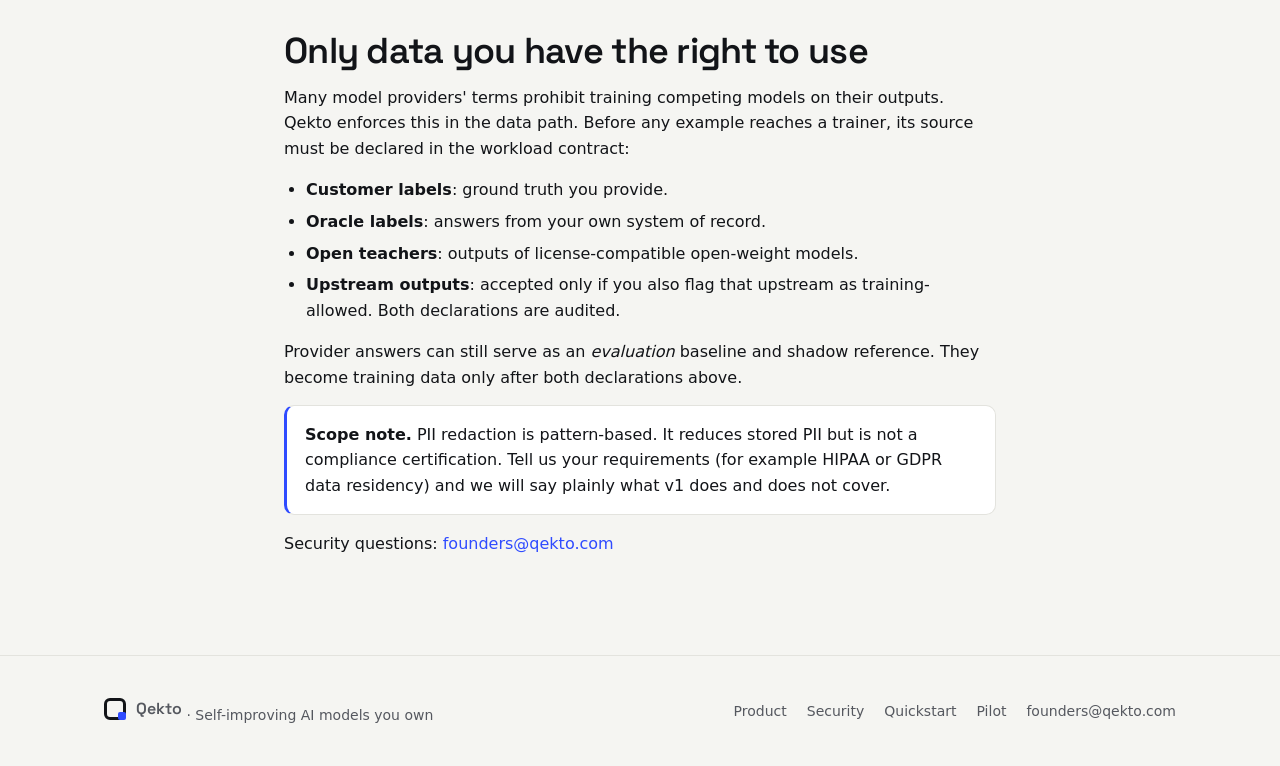
<file: security.html>
<!DOCTYPE html>
<html lang="en">
<head>
  <meta charset="utf-8">
  <meta name="viewport" content="width=device-width, initial-scale=1">
  <title>Security and data handling | Qekto</title>
  <meta name="description" content="How Qekto handles customer data: self-hosted deployment, tenant isolation, hashed keys, encrypted credentials, PII redaction, retention, export and deletion, and explicit training rights.">
  <link rel="canonical" href="https://qekto.com/security">
  <meta property="og:title" content="Security and data handling | Qekto">
  <meta property="og:description" content="Self-hosted, isolated, auditable. Training only on data you have the right to use.">
  <meta property="og:url" content="https://qekto.com/security">
  <meta property="og:type" content="website">
  <link rel="icon" href="/assets/favicon.svg" type="image/svg+xml">
  <link rel="icon" href="/assets/favicon-48.png" type="image/png" sizes="48x48">
  <link rel="apple-touch-icon" href="/assets/favicon-192.png">
  <link rel="preconnect" href="https://fonts.googleapis.com">
  <link rel="preconnect" href="https://fonts.gstatic.com" crossorigin>
  <link href="https://fonts.googleapis.com/css2?family=JetBrains+Mono:wght@500&family=Space+Grotesk:wght@600&display=swap" rel="stylesheet">
  <link rel="stylesheet" href="/styles.css">
</head>
<body>
<a class="skip" href="#main">Skip to content</a>
<header class="site-header">
  <div class="wrap">
    <a class="brand" href="/" aria-label="Qekto home"><span class="logo" aria-hidden="true"></span>Qekto</a>
    <nav class="nav" aria-label="Primary">
      <a href="/product" class="hide-sm">Product</a>
      <a href="/security" class="hide-sm" aria-current="page">Security</a>
      <a href="/docs" class="hide-sm">Quickstart</a>
      <a class="btn sm primary" href="/pilot">Request a pilot</a>
    </nav>
  </div>
</header>

<main id="main">
  <section class="hero">
    <div class="wrap prose">
      <div class="eyebrow">Security and data handling</div>
      <h1>Your traffic stays yours</h1>
      <p class="lede">Qekto is a data processor. Your traffic is used only to build and run your own models. It is never
        mixed across customers and never used for shared models.</p>
    </div>
  </section>

  <section class="alt">
    <div class="wrap grid g2">
      <div class="card"><h3>Self-hosted</h3><p>Qekto runs in your infrastructure, as a single container with a persistent volume. Upstream provider calls go directly from your environment to your provider.</p></div>
      <div class="card"><h3>Isolation</h3><p>Organizations, projects and environments are separate. Every query is scoped to the caller's project, and projects in other organizations do not appear to exist.</p></div>
      <div class="card"><h3>Keys and credentials</h3><p>Project API keys are shown once and stored as salted hashes. Scoped keys can be rotated and revoked, effective on the next request. Provider credentials are encrypted at rest, never returned by any API, and replaced only after the new key passes a live test.</p></div>
      <div class="card"><h3>Dashboard access</h3><p>Owner, admin and member roles. Sessions use HttpOnly cookies with CSRF protection and a strict content security policy, with no inline scripts.</p></div>
      <div class="card"><h3>Storage policy</h3><p>Per project: pause capture, store no content, PII-redacted content (the default) or full text, opt-in raw media in object storage, and retention in days. Base64 media is never written to the database.</p></div>
      <div class="card"><h3>Export and deletion</h3><p>Export a project's configuration, traffic records, labels, model artifacts, jobs and audit log as a zip, which excludes credentials and key hashes. Delete a project or organization and its data, media and artifacts are removed.</p></div>
      <div class="card"><h3>Audit trail</h3><p>Every contract change, training run, gate decision, shadow, canary, promotion, rollback, policy change and key or credential operation is recorded with actor and time.</p></div>
      <div class="card"><h3>Safe failure</h3><p>Unsupported endpoints are rejected before uploads are read. Qekto never fetches URLs found in payloads. If analytics fail, proxy traffic still flows.</p></div>
    </div>
  </section>

  <section>
    <div class="wrap prose">
      <div class="eyebrow">Training rights</div>
      <h2>Only data you have the right to use</h2>
      <p>Many model providers' terms prohibit training competing models on their outputs. Qekto enforces this in the data path. Before any example reaches a trainer, its source must be declared in the workload contract:</p>
      <ul>
        <li><strong>Customer labels</strong>: ground truth you provide.</li>
        <li><strong>Oracle labels</strong>: answers from your own system of record.</li>
        <li><strong>Open teachers</strong>: outputs of license-compatible open-weight models.</li>
        <li><strong>Upstream outputs</strong>: accepted only if you also flag that upstream as training-allowed. Both declarations are audited.</li>
      </ul>
      <p>Provider answers can still serve as an <em>evaluation</em> baseline and shadow reference. They become training data only after both declarations above.</p>
      <div class="callout"><strong>Scope note.</strong> PII redaction is pattern-based. It reduces stored PII but is not a compliance certification. Tell us your requirements (for example HIPAA or GDPR data residency) and we will say plainly what v1 does and does not cover.</div>
      <p class="mt">Security questions: <a href="mailto:founders@qekto.com">founders@qekto.com</a></p>
    </div>
  </section>
</main>

<footer class="site-footer">
  <div class="wrap">
    <div><a class="brand small" href="/"><span class="logo" aria-hidden="true"></span>Qekto</a> <span>· Self-improving AI models you own</span></div>
    <nav aria-label="Footer">
      <a href="/product">Product</a><a href="/security">Security</a><a href="/docs">Quickstart</a><a href="/pilot">Pilot</a>
      <a href="mailto:founders@qekto.com">founders@qekto.com</a>
    </nav>
  </div>
</footer>
</body>
</html>
</file>
<file: styles.css>
:root {
  --ink: #121418;
  --accent: #2F4BFF;
  --accent-soft: #EEF1FF;
  --ground: #F5F5F2;
  --surface: #FFFFFF;
  --border: #E3E3DE;
  --muted: #55585F;
  --ok: #17803D;
  --bad: #B42318;
  --display: "Space Grotesk", ui-sans-serif, system-ui, sans-serif;
  --mono: "JetBrains Mono", ui-monospace, SFMono-Regular, Menlo, monospace;
  --body: ui-sans-serif, system-ui, -apple-system, "Segoe UI", Roboto, sans-serif;
  --wrap: 1120px;
}
* { box-sizing: border-box; }
html { -webkit-text-size-adjust: 100%; }
body { margin: 0; background: var(--ground); color: var(--ink); font: 16px/1.6 var(--body); }
a { color: var(--accent); text-decoration: none; }
a:hover { text-decoration: underline; }
h1, h2, h3 { font-family: var(--display); font-weight: 600; letter-spacing: -0.02em; line-height: 1.15; margin: 0 0 12px; }
h1 { font-size: clamp(36px, 5.4vw, 60px); }
h2 { font-size: clamp(26px, 3.2vw, 36px); }
h3 { font-size: 19px; letter-spacing: -0.01em; }
p { margin: 0 0 14px; }
code, pre, .mono { font-family: var(--mono); font-weight: 500; }
code { font-size: 0.88em; background: var(--surface); border: 1px solid var(--border); border-radius: 5px; padding: 1px 5px; }
pre { background: var(--ink); color: #E9EAEE; border-radius: 10px; padding: 18px 20px; overflow-x: auto; font-size: 13.5px; line-height: 1.6; margin: 0; }
pre code { background: none; border: 0; padding: 0; color: inherit; font-size: inherit; }
pre .c { color: #8B8F99; }
pre .k { color: #9DB0FF; }
.wrap { max-width: var(--wrap); margin: 0 auto; padding: 0 24px; }
.muted { color: var(--muted); }
.eyebrow { font-family: var(--mono); font-size: 12.5px; letter-spacing: 0.06em; text-transform: uppercase; color: var(--accent); margin-bottom: 14px; }
.skip { position: absolute; left: -9999px; }
.skip:focus { left: 12px; top: 12px; background: var(--surface); padding: 8px 12px; border-radius: 8px; z-index: 10; }

/* header */
.site-header { background: var(--ground); border-bottom: 1px solid var(--border); position: sticky; top: 0; z-index: 5; }
.site-header .wrap { display: flex; align-items: center; justify-content: space-between; height: 64px; gap: 20px; }
.brand { display: inline-flex; align-items: center; gap: 10px; font-family: var(--display); font-weight: 600; font-size: 20px; color: var(--ink); }
.brand:hover { text-decoration: none; }
.logo { width: 22px; height: 22px; border: 3px solid var(--ink); border-radius: 6px; position: relative; flex: none; }
.logo::after { content: ""; position: absolute; right: -3px; bottom: -3px; width: 8px; height: 8px; background: var(--accent); border-radius: 2px; }
.nav { display: flex; align-items: center; gap: 26px; font-size: 15px; }
.nav a { color: var(--ink); }
.nav a[aria-current="page"] { color: var(--accent); font-weight: 600; }
.btn { display: inline-flex; align-items: center; gap: 8px; padding: 11px 18px; border-radius: 9px; border: 1px solid var(--ink);
       background: var(--surface); color: var(--ink); font-weight: 600; font-size: 15px; }
.btn:hover { text-decoration: none; background: var(--ground); }
.btn.primary { background: var(--accent); border-color: var(--accent); color: #fff; }
.btn.primary:hover { filter: brightness(0.94); background: var(--accent); }
.btn.sm { padding: 7px 13px; font-size: 14px; }
@media (max-width: 760px) { .nav .hide-sm { display: none; } .nav { gap: 16px; } }

/* sections */
section { padding: 84px 0; }
section.tight { padding: 56px 0; }
section.alt { background: var(--surface); border-top: 1px solid var(--border); border-bottom: 1px solid var(--border); }
.hero { padding: 96px 0 72px; }
.hero p.lede { font-size: clamp(18px, 2vw, 21px); color: var(--muted); max-width: 720px; margin: 18px 0 30px; }
.cta-row { display: flex; gap: 12px; flex-wrap: wrap; align-items: center; }
.start { align-items: start; }
.center { align-items: center; }
.end { justify-content: flex-end; }
.mt { margin-top: 16px; }
.brand.small { font-size: 16px; }
@media (max-width: 640px) { .end { justify-content: flex-start; } }
.hero .snippet { margin-top: 48px; max-width: 760px; }
.section-head { max-width: 760px; margin-bottom: 40px; }
.section-head p { color: var(--muted); font-size: 18px; }

.grid { display: grid; gap: 18px; }
.g2 { grid-template-columns: repeat(2, minmax(0, 1fr)); }
.g3 { grid-template-columns: repeat(3, minmax(0, 1fr)); }
@media (max-width: 900px) { .g3 { grid-template-columns: repeat(2, minmax(0, 1fr)); } }
@media (max-width: 640px) { .g2, .g3 { grid-template-columns: 1fr; } }
.card { background: var(--surface); border: 1px solid var(--border); border-radius: 12px; padding: 24px; }
section.alt .card { background: var(--ground); }
.card p:last-child { margin-bottom: 0; }
.step-n { font-family: var(--mono); font-size: 13px; color: var(--accent); margin-bottom: 10px; display: block; }

.list { list-style: none; padding: 0; margin: 0; }
.list li { padding: 12px 0 12px 30px; border-bottom: 1px solid var(--border); position: relative; }
.list li:last-child { border-bottom: 0; }
.list li::before { content: ""; position: absolute; left: 4px; top: 21px; width: 10px; height: 10px; border-radius: 3px; background: var(--accent); }
.list.no li::before { background: var(--ink); }

table { width: 100%; border-collapse: collapse; background: var(--surface); border: 1px solid var(--border); border-radius: 12px; overflow: hidden; font-size: 15px; }
th, td { text-align: left; padding: 12px 16px; border-bottom: 1px solid var(--border); vertical-align: top; }
th { font-family: var(--mono); font-size: 12px; text-transform: uppercase; letter-spacing: 0.05em; color: var(--muted); font-weight: 500; background: var(--ground); }
tr:last-child td { border-bottom: 0; }
.tag { display: inline-block; font-family: var(--mono); font-size: 12px; padding: 2px 8px; border-radius: 999px; border: 1px solid var(--border); background: var(--ground); white-space: nowrap; }
.tag.ok { color: var(--ok); border-color: #BFE3CB; background: #F0FAF3; }
.tag.no { color: var(--muted); }
.tag.accent { color: var(--accent); border-color: #CBD3FF; background: var(--accent-soft); }

.callout { border: 1px solid var(--border); border-left: 3px solid var(--accent); border-radius: 10px; padding: 16px 18px; background: var(--surface); }
.prose { max-width: 760px; }
.prose h2 { margin-top: 48px; }
.prose h3 { margin-top: 28px; }
.prose ol, .prose ul { padding-left: 22px; }
.prose li { margin: 6px 0; }

/* footer */
.site-footer { border-top: 1px solid var(--border); padding: 40px 0; font-size: 14px; color: var(--muted); }
.site-footer .wrap { display: flex; justify-content: space-between; gap: 24px; flex-wrap: wrap; align-items: center; }
.site-footer nav { display: flex; gap: 20px; flex-wrap: wrap; }
.site-footer a { color: var(--muted); }
</file>
